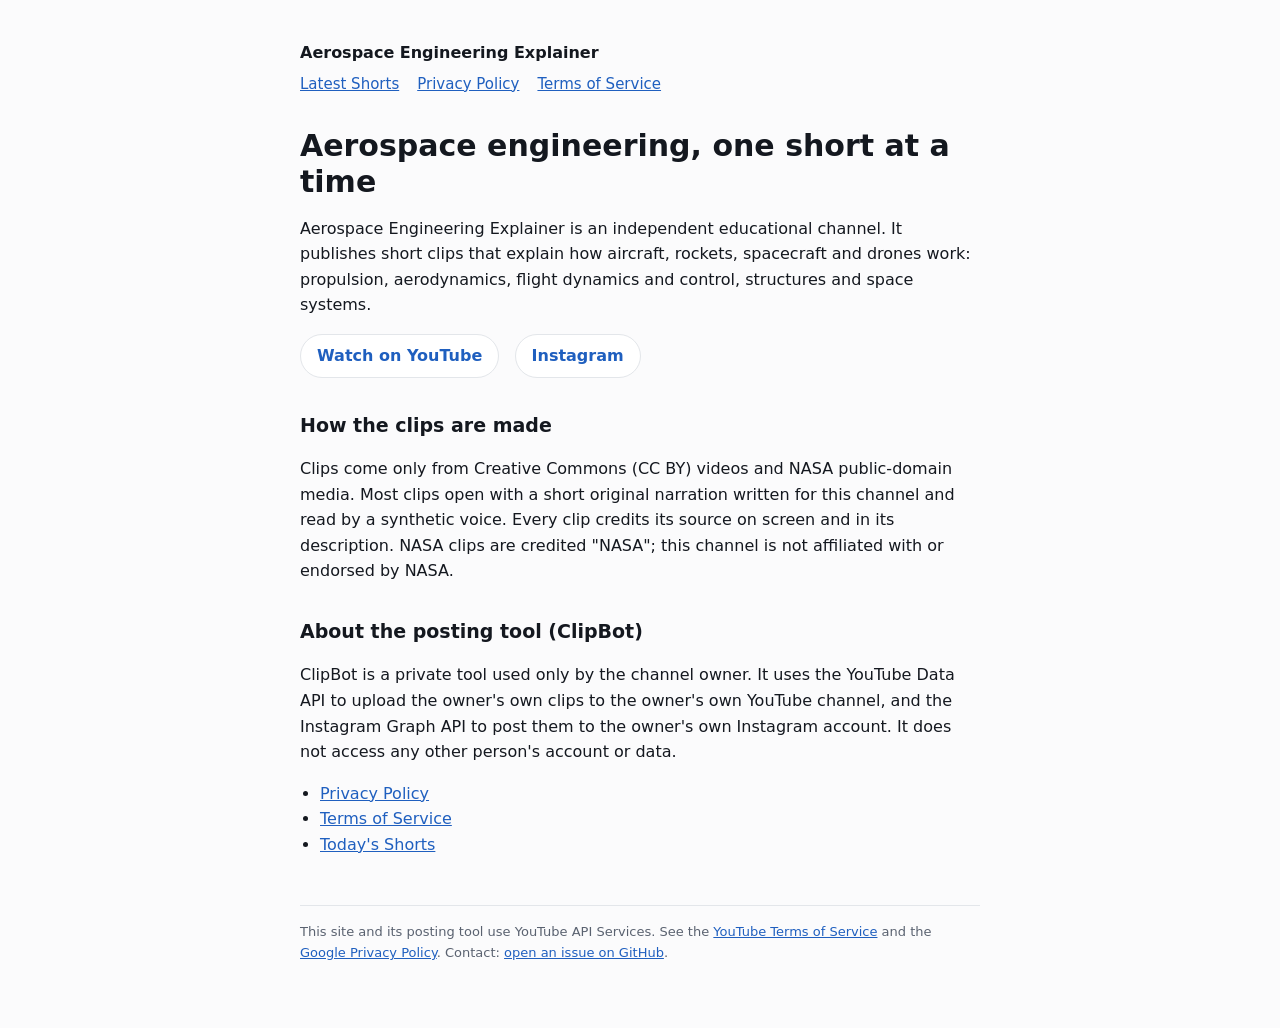
<file: index.html>
<!DOCTYPE html>
<html lang="en"><head><meta charset="utf-8"><meta name="viewport" content="width=device-width,initial-scale=1"><title>Aerospace Engineering Explainer</title><meta name="description" content="Short, accurate explainers on aerospace engineering."><link rel="stylesheet" href="./assets/site.css"></head><body><main><header><a class="brand" href="./">Aerospace Engineering Explainer</a><nav><a href="./latest/">Latest Shorts</a><a href="./privacy/">Privacy Policy</a><a href="./terms/">Terms of Service</a></nav></header>
<h1>Aerospace engineering, one short at a time</h1>
<p>Aerospace Engineering Explainer is an independent educational channel. It publishes short clips that explain how aircraft, rockets, spacecraft and drones work: propulsion, aerodynamics, flight dynamics and control, structures and space systems.</p>
<p><a class="pill" href="https://www.youtube.com/channel/UC2qwTaNG3SNSwqggAJOHsig">Watch on YouTube</a> &nbsp; <a class="pill" href="https://www.instagram.com/aerospace.eng.explainer/">Instagram</a></p>
<h2>How the clips are made</h2>
<p>Clips come only from Creative Commons (CC BY) videos and NASA public-domain media. Most clips open with a short original narration written for this channel and read by a synthetic voice. Every clip credits its source on screen and in its description. NASA clips are credited "NASA"; this channel is not affiliated with or endorsed by NASA.</p>
<h2>About the posting tool (ClipBot)</h2>
<p>ClipBot is a private tool used only by the channel owner. It uses the YouTube Data API to upload the owner's own clips to the owner's own YouTube channel, and the Instagram Graph API to post them to the owner's own Instagram account. It does not access any other person's account or data.</p>
<ul><li><a href="privacy/">Privacy Policy</a></li><li><a href="terms/">Terms of Service</a></li><li><a href="latest/">Today's Shorts</a></li></ul>
<footer>This site and its posting tool use YouTube API Services. See the <a href="https://www.youtube.com/t/terms">YouTube Terms of Service</a> and the <a href="https://policies.google.com/privacy">Google Privacy Policy</a>. Contact: <a href="https://github.com/maheshreddy23/AerospaceEngineeringExplainer-public/issues">open an issue on GitHub</a>.</footer></main></body></html>
</file>
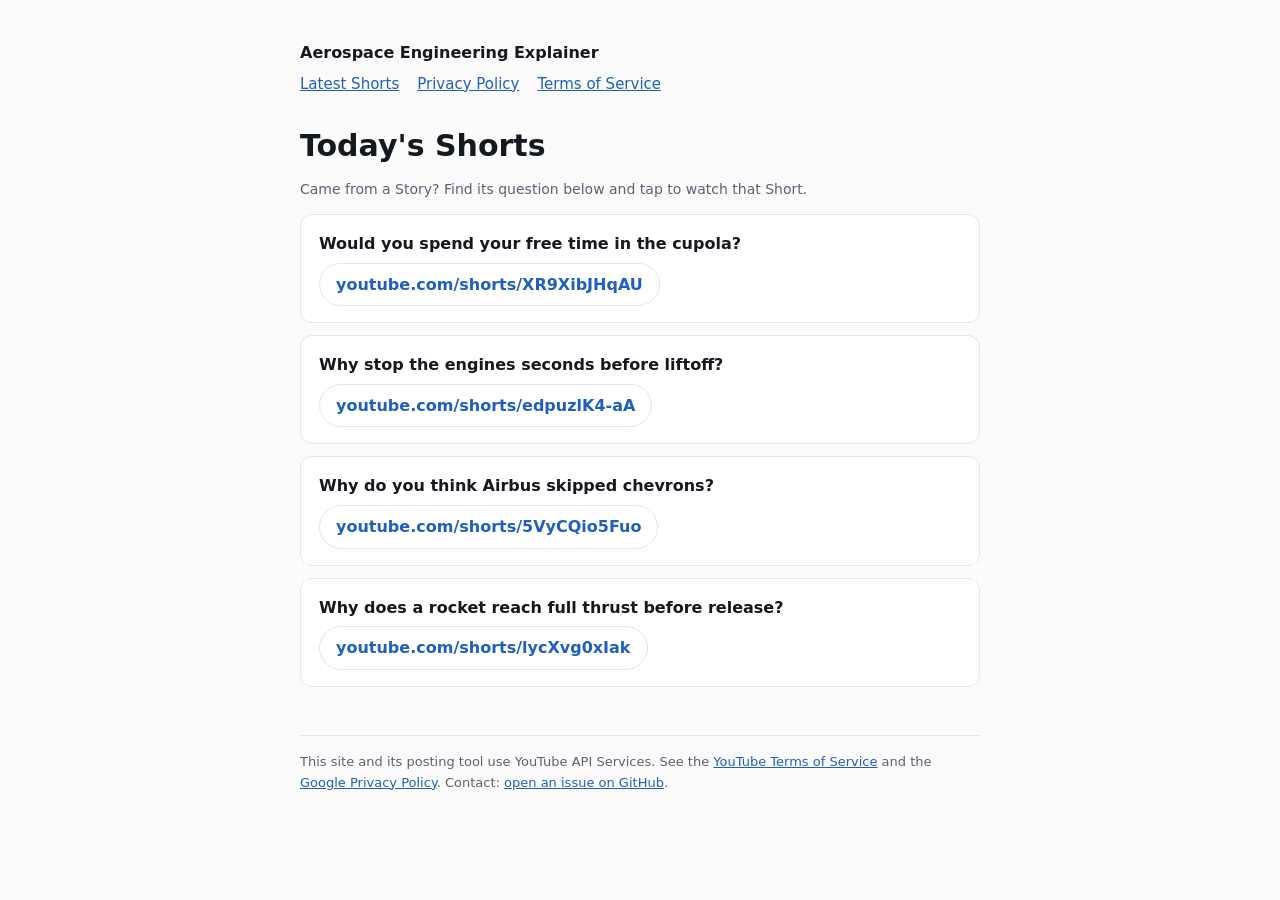
<file: latest/index.html>
<!DOCTYPE html>
<html lang="en"><head><meta charset="utf-8"><meta name="viewport" content="width=device-width,initial-scale=1"><title>Today's Shorts · Aerospace Engineering Explainer</title><meta name="description" content="Today's aerospace engineering Shorts, each under the question its Story asked."><link rel="stylesheet" href="../assets/site.css"></head><body><main><header><a class="brand" href="../">Aerospace Engineering Explainer</a><nav><a href="../latest/">Latest Shorts</a><a href="../privacy/">Privacy Policy</a><a href="../terms/">Terms of Service</a></nav></header>
<h1>Today's Shorts</h1>
<p class="muted">Came from a Story? Find its question below and tap to watch that Short.</p>
<div id="list"><p class="muted">Loading…</p></div>
<script>
(async()=>{const el=document.getElementById('list');
try{const r=await fetch('shorts.json',{cache:'no-store'});const d=await r.json();
const items=(d.shorts||[]).slice().sort((a,b)=>(b.published_at||'').localeCompare(a.published_at||''));
if(!items.length){el.innerHTML='<p class="muted">No Shorts yet today. <a href="https://www.youtube.com/channel/UC2qwTaNG3SNSwqggAJOHsig/shorts">See all Shorts</a>.</p>';return;}
el.innerHTML='';for(const s of items){const c=document.createElement('div');c.className='card';
const q=document.createElement('p');q.className='q';q.textContent=s.question||s.title||'';
const a=document.createElement('a');a.className='pill';a.href='https://youtube.com/shorts/'+encodeURIComponent(s.youtube_id);a.textContent='youtube.com/shorts/'+s.youtube_id;
c.append(q,a);el.append(c);}
}catch(e){el.innerHTML='<p class="muted"><a href="https://www.youtube.com/channel/UC2qwTaNG3SNSwqggAJOHsig/shorts">See all Shorts on YouTube</a>.</p>';}})();
</script>
<footer>This site and its posting tool use YouTube API Services. See the <a href="https://www.youtube.com/t/terms">YouTube Terms of Service</a> and the <a href="https://policies.google.com/privacy">Google Privacy Policy</a>. Contact: <a href="https://github.com/maheshreddy23/AerospaceEngineeringExplainer-public/issues">open an issue on GitHub</a>.</footer></main></body></html>
</file>
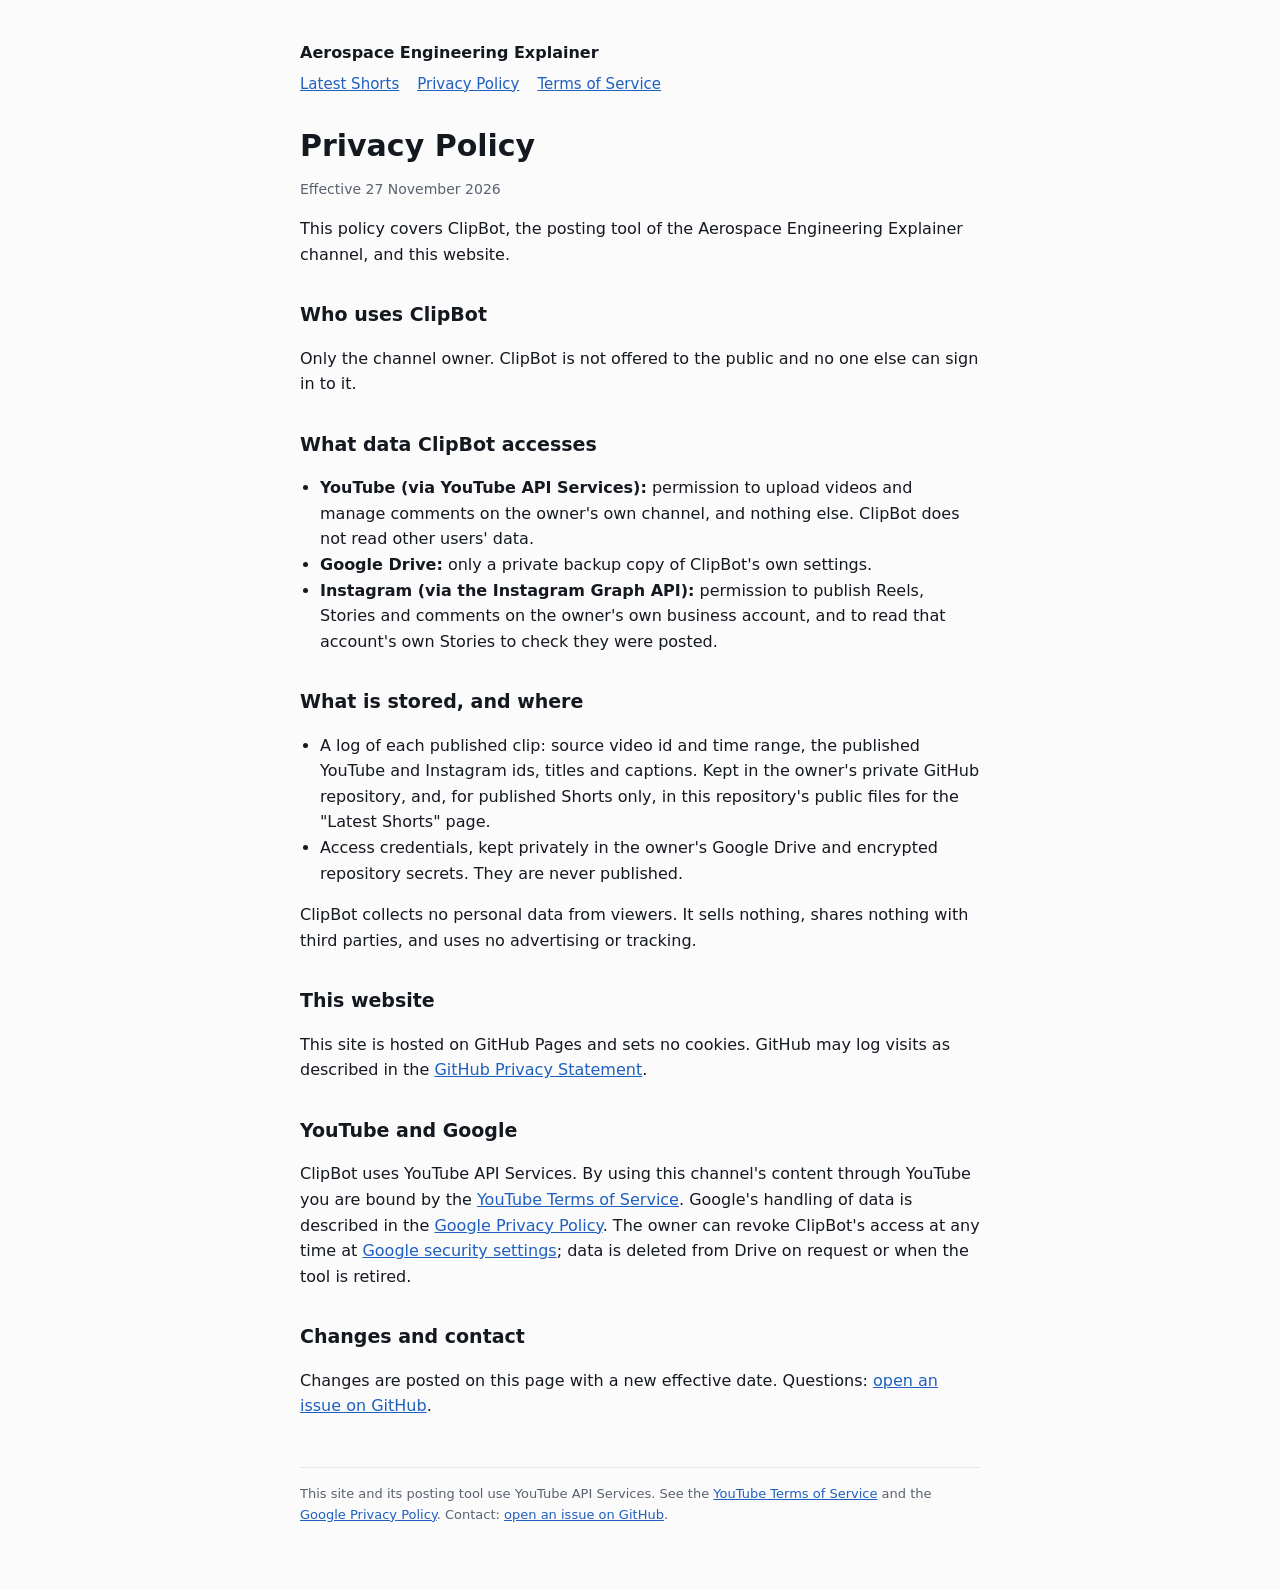
<file: privacy/index.html>
<!DOCTYPE html>
<html lang="en"><head><meta charset="utf-8"><meta name="viewport" content="width=device-width,initial-scale=1"><title>Privacy Policy · Aerospace Engineering Explainer</title><meta name="description" content="Privacy Policy for ClipBot and the Aerospace Engineering Explainer channel."><link rel="stylesheet" href="../assets/site.css"></head><body><main><header><a class="brand" href="../">Aerospace Engineering Explainer</a><nav><a href="../latest/">Latest Shorts</a><a href="../privacy/">Privacy Policy</a><a href="../terms/">Terms of Service</a></nav></header>
<h1>Privacy Policy</h1>
<p class="muted">Effective 27 November 2026</p>
<p>This policy covers ClipBot, the posting tool of the Aerospace Engineering Explainer channel, and this website.</p>
<h2>Who uses ClipBot</h2>
<p>Only the channel owner. ClipBot is not offered to the public and no one else can sign in to it.</p>
<h2>What data ClipBot accesses</h2>
<ul>
<li><strong>YouTube (via YouTube API Services):</strong> permission to upload videos and manage comments on the owner's own channel, and nothing else. ClipBot does not read other users' data.</li>
<li><strong>Google Drive:</strong> only a private backup copy of ClipBot's own settings.</li>
<li><strong>Instagram (via the Instagram Graph API):</strong> permission to publish Reels, Stories and comments on the owner's own business account, and to read that account's own Stories to check they were posted.</li>
</ul>
<h2>What is stored, and where</h2>
<ul>
<li>A log of each published clip: source video id and time range, the published YouTube and Instagram ids, titles and captions. Kept in the owner's private GitHub repository, and, for published Shorts only, in this repository's public files for the "Latest Shorts" page.</li>
<li>Access credentials, kept privately in the owner's Google Drive and encrypted repository secrets. They are never published.</li>
</ul>
<p>ClipBot collects no personal data from viewers. It sells nothing, shares nothing with third parties, and uses no advertising or tracking.</p>
<h2>This website</h2>
<p>This site is hosted on GitHub Pages and sets no cookies. GitHub may log visits as described in the <a href="https://docs.github.com/en/site-policy/privacy-policies/github-general-privacy-statement">GitHub Privacy Statement</a>.</p>
<h2>YouTube and Google</h2>
<p>ClipBot uses YouTube API Services. By using this channel's content through YouTube you are bound by the <a href="https://www.youtube.com/t/terms">YouTube Terms of Service</a>. Google's handling of data is described in the <a href="https://policies.google.com/privacy">Google Privacy Policy</a>. The owner can revoke ClipBot's access at any time at <a href="https://myaccount.google.com/permissions">Google security settings</a>; data is deleted from Drive on request or when the tool is retired.</p>
<h2>Changes and contact</h2>
<p>Changes are posted on this page with a new effective date. Questions: <a href="https://github.com/maheshreddy23/AerospaceEngineeringExplainer-public/issues">open an issue on GitHub</a>.</p>
<footer>This site and its posting tool use YouTube API Services. See the <a href="https://www.youtube.com/t/terms">YouTube Terms of Service</a> and the <a href="https://policies.google.com/privacy">Google Privacy Policy</a>. Contact: <a href="https://github.com/maheshreddy23/AerospaceEngineeringExplainer-public/issues">open an issue on GitHub</a>.</footer></main></body></html>
</file>
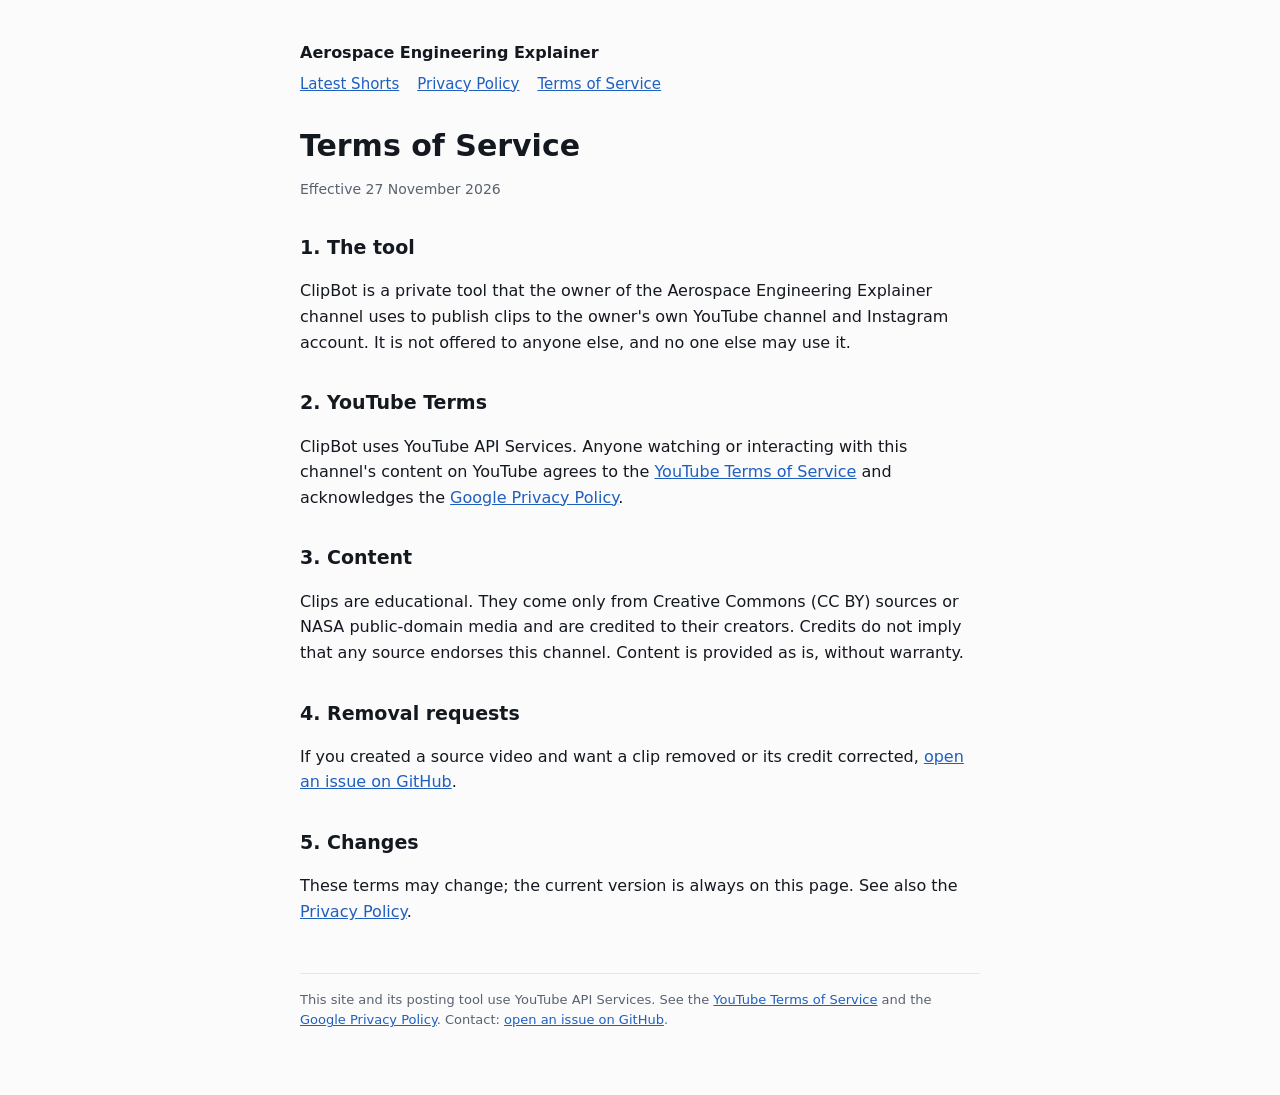
<file: terms/index.html>
<!DOCTYPE html>
<html lang="en"><head><meta charset="utf-8"><meta name="viewport" content="width=device-width,initial-scale=1"><title>Terms of Service · Aerospace Engineering Explainer</title><meta name="description" content="Terms of Service for ClipBot and the Aerospace Engineering Explainer channel."><link rel="stylesheet" href="../assets/site.css"></head><body><main><header><a class="brand" href="../">Aerospace Engineering Explainer</a><nav><a href="../latest/">Latest Shorts</a><a href="../privacy/">Privacy Policy</a><a href="../terms/">Terms of Service</a></nav></header>
<h1>Terms of Service</h1>
<p class="muted">Effective 27 November 2026</p>
<h2>1. The tool</h2>
<p>ClipBot is a private tool that the owner of the Aerospace Engineering Explainer channel uses to publish clips to the owner's own YouTube channel and Instagram account. It is not offered to anyone else, and no one else may use it.</p>
<h2>2. YouTube Terms</h2>
<p>ClipBot uses YouTube API Services. Anyone watching or interacting with this channel's content on YouTube agrees to the <a href="https://www.youtube.com/t/terms">YouTube Terms of Service</a> and acknowledges the <a href="https://policies.google.com/privacy">Google Privacy Policy</a>.</p>
<h2>3. Content</h2>
<p>Clips are educational. They come only from Creative Commons (CC BY) sources or NASA public-domain media and are credited to their creators. Credits do not imply that any source endorses this channel. Content is provided as is, without warranty.</p>
<h2>4. Removal requests</h2>
<p>If you created a source video and want a clip removed or its credit corrected, <a href="https://github.com/maheshreddy23/AerospaceEngineeringExplainer-public/issues">open an issue on GitHub</a>.</p>
<h2>5. Changes</h2>
<p>These terms may change; the current version is always on this page. See also the <a href="../privacy/">Privacy Policy</a>.</p>
<footer>This site and its posting tool use YouTube API Services. See the <a href="https://www.youtube.com/t/terms">YouTube Terms of Service</a> and the <a href="https://policies.google.com/privacy">Google Privacy Policy</a>. Contact: <a href="https://github.com/maheshreddy23/AerospaceEngineeringExplainer-public/issues">open an issue on GitHub</a>.</footer></main></body></html>
</file>
<file: assets/site.css>
:root{--ink:#14181f;--muted:#5a6270;--line:#e3e6ea;--accent:#1f5fbf;--bg:#fbfbfc}
*{box-sizing:border-box}
body{margin:0;font:16px/1.6 system-ui,-apple-system,"Segoe UI",Roboto,sans-serif;color:var(--ink);background:var(--bg)}
main{max-width:720px;margin:0 auto;padding:40px 20px 64px}
header a.brand{font-weight:700;color:var(--ink);text-decoration:none}
nav{display:flex;gap:18px;flex-wrap:wrap;margin:6px 0 32px;font-size:15px}
a{color:var(--accent)}
h1{font-size:30px;line-height:1.2;margin:0 0 12px}
h2{font-size:19px;margin:32px 0 8px}
p,li{color:var(--ink)} .muted{color:var(--muted);font-size:14px}
ul{padding-left:20px}
footer{margin-top:48px;padding-top:16px;border-top:1px solid var(--line);font-size:13px;color:var(--muted)}
.card{border:1px solid var(--line);border-radius:12px;padding:16px 18px;margin:12px 0;background:#fff}
.card .q{font-weight:600;margin:0 0 6px}
.pill{display:inline-block;background:#fff;border:1px solid var(--line);border-radius:999px;padding:8px 16px;text-decoration:none;font-weight:600}
@media (prefers-color-scheme:dark){:root{--ink:#e8eaed;--muted:#9aa1ab;--line:#2c3138;--accent:#7fb0ff;--bg:#111418}.card,.pill{background:#181c21}}
</file>
